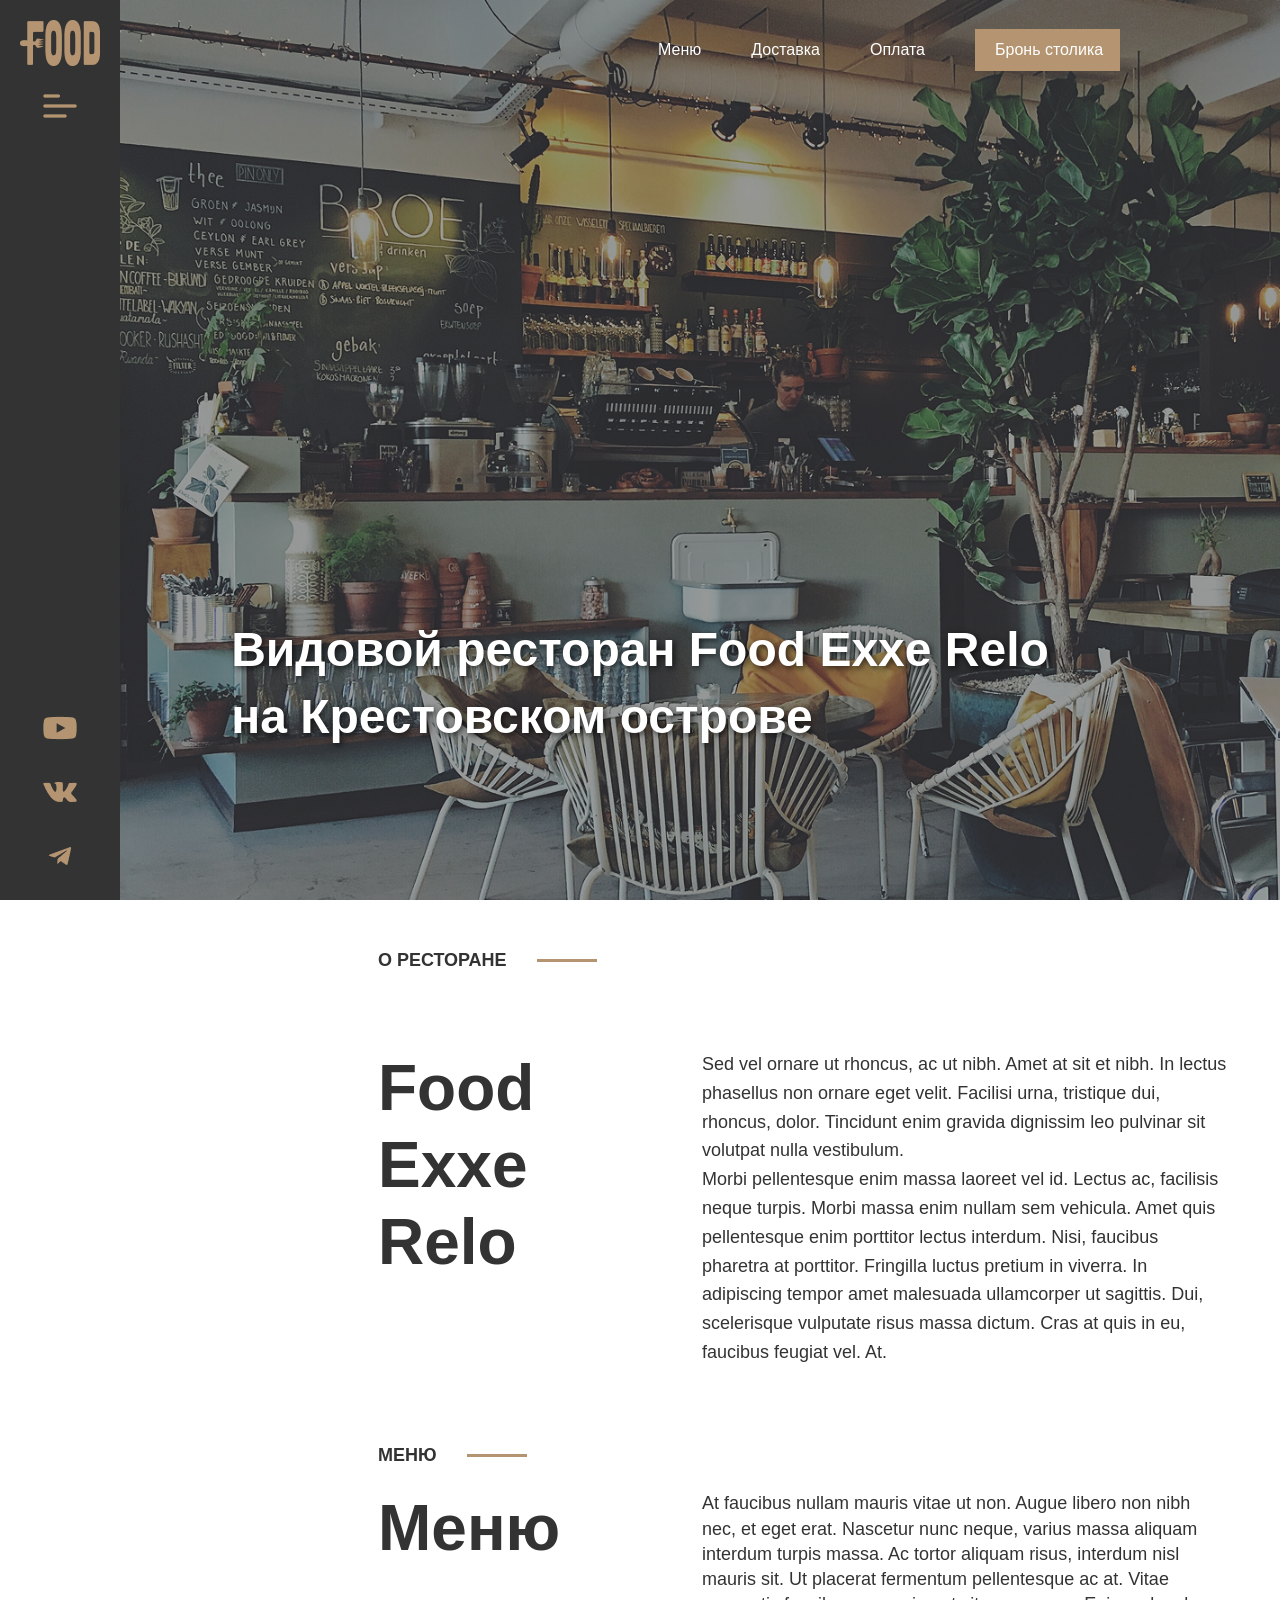
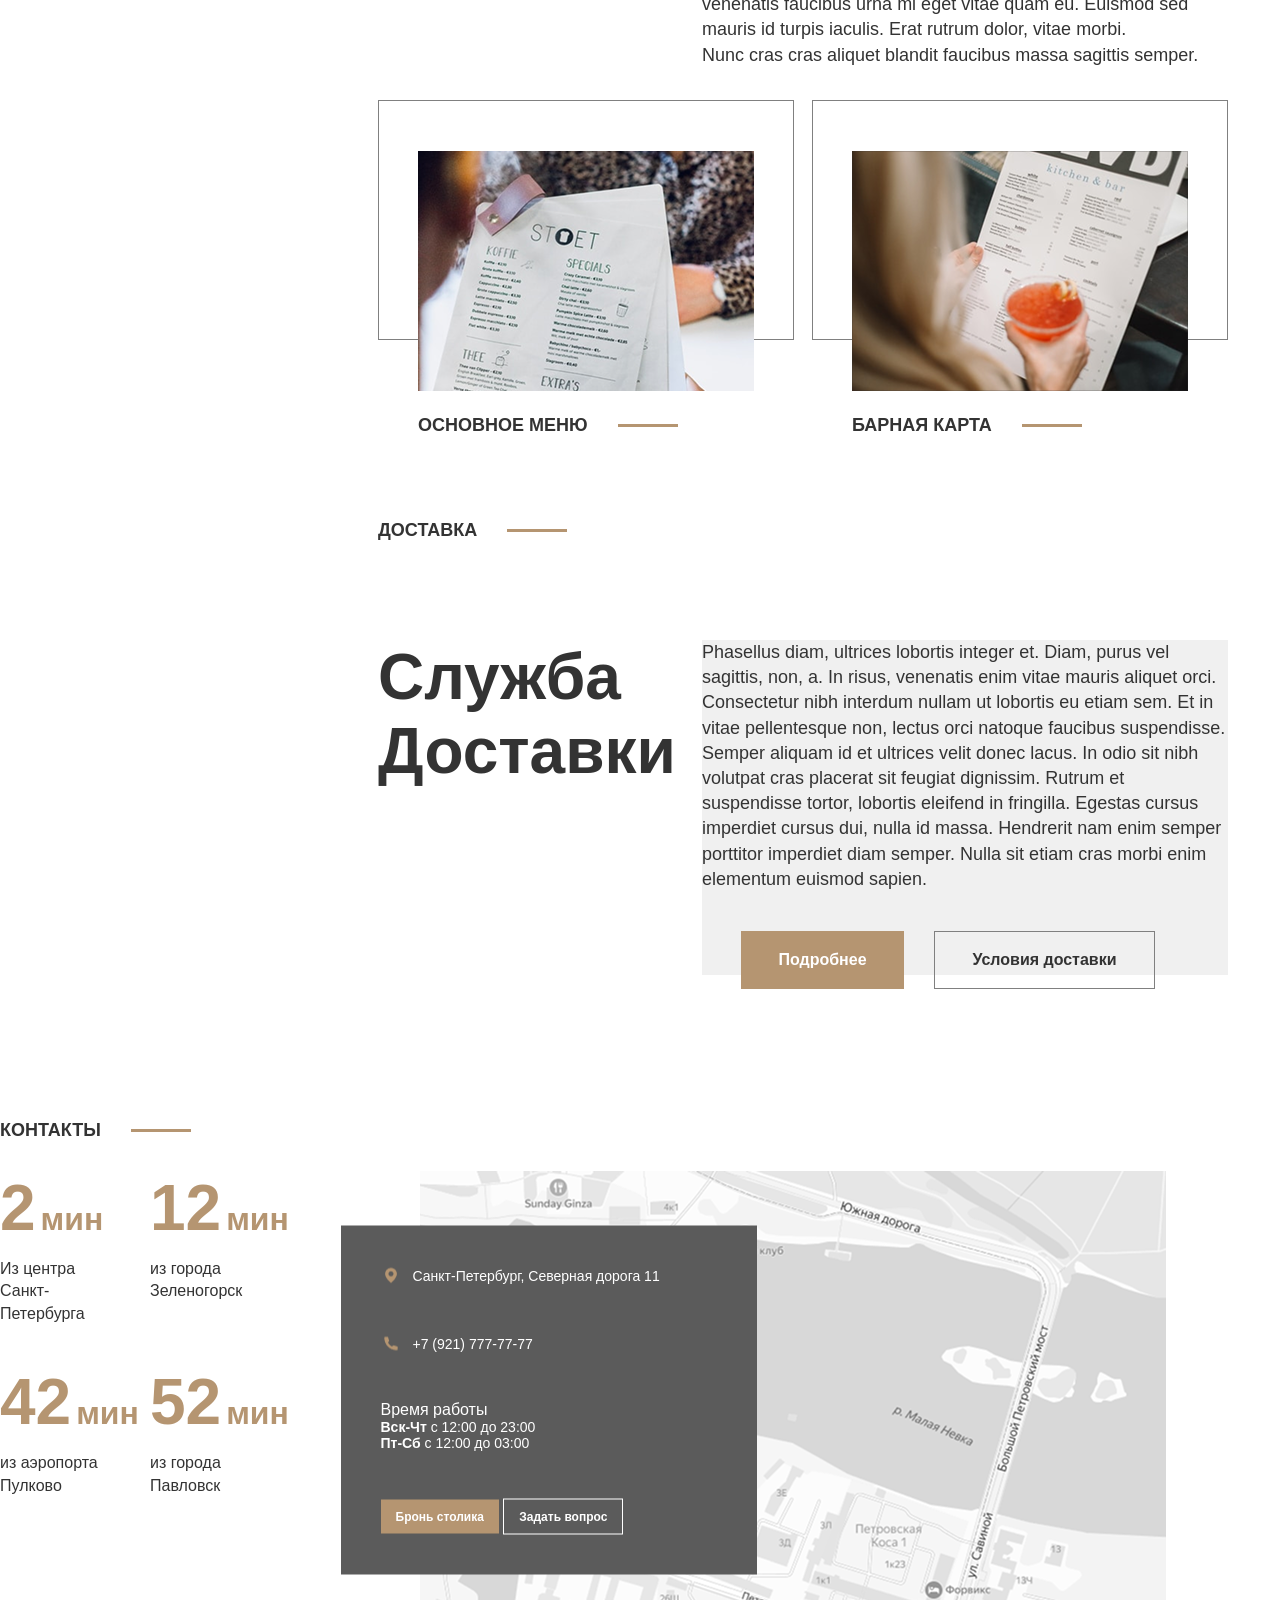
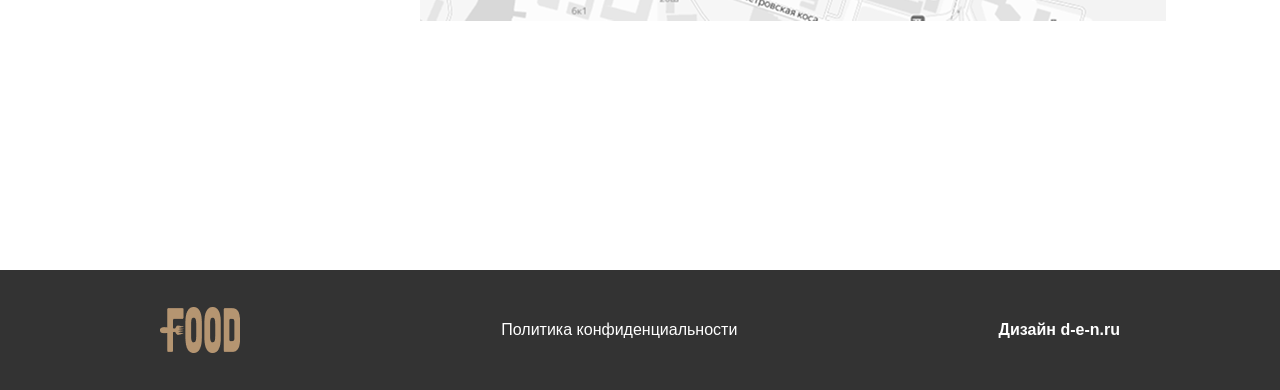
<file: page1/index.html>
<!doctype html>
<html lang="en">
  <head>
    <meta charset="UTF-8" />
    <meta name="viewport" content="width=device-width, initial-scale=1.0" />
    <title>third</title>
    <link rel="stylesheet" href="../page1/style.css" />
    <link rel="stylesheet" href="../font/stylesheet.css" />
    <style>
    </style>
  </head>
  <body>
    <div class="sidebar">
      <div class="sidebar_top">
        <img src="../img/logo.png" alt="" />
        <img src="../img/gg_menu-left.png" alt="" />
      </div>
      <div class="sidebar_bottom">
        <a href="">
          <img src="../img/youtube.png" alt="" />
        </a>

        <a href="">
          <img src="../img/vk.png" alt="" />
        </a>

        <a href="">
          <img src="../img/telegram.png" alt="" />
        </a>
      </div>
    </div>

    <section class="section_1">
      <div class="section_1-container">
        <header class="header">
          <nav class="header_nav">
            <ul>
              <li><a href="">Меню</a></li>
              <li><a href="../page2/page2.html">Доставка</a></li>
              <li><a href="../page3/page3.html">Оплата</a></li>
              <li><button>Бронь столика</button></li>
            </ul>
          </nav>
        </header>
        <div class="section_1-content">
        <h1 style="text-shadow: 2px 2px 6px rgba(0, 0, 0, 0.7);">
  Видовой ресторан Food Exxe Relo <span>на Крестовском острове</span>
        </h1>
        </div>
      </div>
    </section>

    <section class="section_2">
      <div class="section_2-container">
        <h2>О РЕСТОРАНЕ<span></span></h2>
        <div class="section_2-content">
          <h3>
            <span>Food</span>
            <span>Exxe</span>
            <span>Relo</span>
          </h3>
          <div class="section_2-text">
            <p>
              Sed vel ornare ut rhoncus, ac ut nibh. Amet at sit et nibh. In
              lectus phasellus non ornare eget velit. Facilisi urna, tristique
              dui, rhoncus, dolor. Tincidunt enim gravida dignissim leo pulvinar
              sit volutpat nulla vestibulum.
            </p>
            <p>
              Morbi pellentesque enim massa laoreet vel id. Lectus ac, facilisis
              neque turpis. Morbi massa enim nullam sem vehicula. Amet quis
              pellentesque enim porttitor lectus interdum. Nisi, faucibus
              pharetra at porttitor. Fringilla luctus pretium in viverra. In
              adipiscing tempor amet malesuada ullamcorper ut sagittis. Dui,
              scelerisque vulputate risus massa dictum. Cras at quis in eu,
              faucibus feugiat vel. At.
            </p>
          </div>
        </div>
      </div>
    </section>

    <section class="section_3">
      <div class="section_3-container">
        <h2>МЕНЮ<span></span></h2>
        <div class="section_3-content">
          <h3>Меню</h3>
          <div class="section_3-text">
            <p>
              At faucibus nullam mauris vitae ut non. Augue libero non nibh nec,
              et eget erat. Nascetur nunc neque, varius massa aliquam interdum
              turpis massa. Ac tortor aliquam risus, interdum nisl mauris sit.
              Ut placerat fermentum pellentesque ac at. Vitae venenatis faucibus
              urna mi eget vitae quam eu. Euismod sed mauris id turpis iaculis.
              Erat rutrum dolor, vitae morbi.
            </p>
            <p>
              Nunc cras cras aliquet blandit faucibus massa sagittis semper.
            </p>
          </div>
        </div>
        <div class="section_3-cards">
          <div class="menu-card">
            <div class="item-card">
              <img src="../img/Rectangle 40.png" alt="" />
              <h4>ОСНОВНОЕ МЕНЮ<span></span></h4>
            </div>
          </div>
          <div class="menu-card">
            <div class="item-card">
              <img src="../img/Rectangle 42.png" alt="" />
              <h4>БАРНАЯ КАРТА<span></span></h4>
            </div>
          </div>
        </div>
      </div>
    </section>

    <section class="section_4">
      <div class="section_4-container">
        <h2>ДОСТАВКА<span></span></h2>
        <div class="section_4-content">
          <h3>
            <span>Служба</span>
            <span>Доставки</span>
          </h3>
          <div class="section_4-text">
            <p>
              Phasellus diam, ultrices lobortis integer et. Diam, purus vel
              sagittis, non, a. In risus, venenatis enim vitae mauris aliquet
              orci. Consectetur nibh interdum nullam ut lobortis eu etiam sem.
              Et in vitae pellentesque non, lectus orci natoque faucibus
              suspendisse. Semper aliquam id et ultrices velit donec lacus. In
              odio sit nibh volutpat cras placerat sit feugiat dignissim. Rutrum
              et suspendisse tortor, lobortis eleifend in fringilla. Egestas
              cursus imperdiet cursus dui, nulla id massa. Hendrerit nam enim
              semper porttitor imperdiet diam semper. Nulla sit etiam cras morbi
              enim elementum euismod sapien.
            </p>
            <div class="delivery_buttons">
              <button class="btn-more">Подробнее</button>
              <button class="btn-terms">Условия доставки</button>
            </div>
          </div>
        </div>
      </div>
    </section>

    <section class="section_5">
      <div class="section_5-container">
        <h2>КОНТАКТЫ<span></span></h2>
        <div class="section_5-content">
          <div class="section_5-time">
            <div class="time-box">
              <h3>2<span>мин</span></h3>
              <p>Из центра <br />Санкт-Петербурга</p>
            </div>
            <div class="time-box">
              <h3>12<span>мин</span></h3>
              <p>из города <br />Зеленогорск</p>
            </div>
            <div class="time-box">
              <h3>42<span>мин</span></h3>
              <p>из аэропорта <br />Пулково</p>
            </div>
            <div class="time-box">
              <h3>52<span>мин</span></h3>
              <p>из города <br />Павловск</p>
            </div>
          </div>
          <div class="section_5-map">
            <img src="../img/Rectangle 43.png" alt="" class="map-img" />
            <div class="map-info">
              <p class="info-contact">
                <img src="../img/ci_location.png" alt="" />
                <span>Санкт-Петербург, Северная дорога 11 </span>
              </p>
              <p class="info-contact">
                <img src="../img/ci_phone.png" alt="" />
                <span>+7 (921) 777-77-77</span>
              </p>
              <div class="work-time">
                <h4>Время работы</h4>
                <p><strong>Вск-Чт</strong> с 12:00 до 23:00</p>
                <p><strong>Пт-Сб</strong> с 12:00 до 03:00</p>
              </div>

              <div class="map-buttons">
                <button class="btn-map-desk">Бронь столика</button>
                <button class="btn-map-ask">Задать вопрос</button>
              </div>
            </div>
          </div>
        </div>
      </div>
    </section>

    <footer>
      <section class="footer-container">
        <img src="../img/logo.png" alt="" />
        <p class="footer-p1">Политика конфиденциальности</p>
        <p class="footer-p2">Дизайн d-e-n.ru</p>
      </section>
    </footer>
  </body>
</html>
</file>
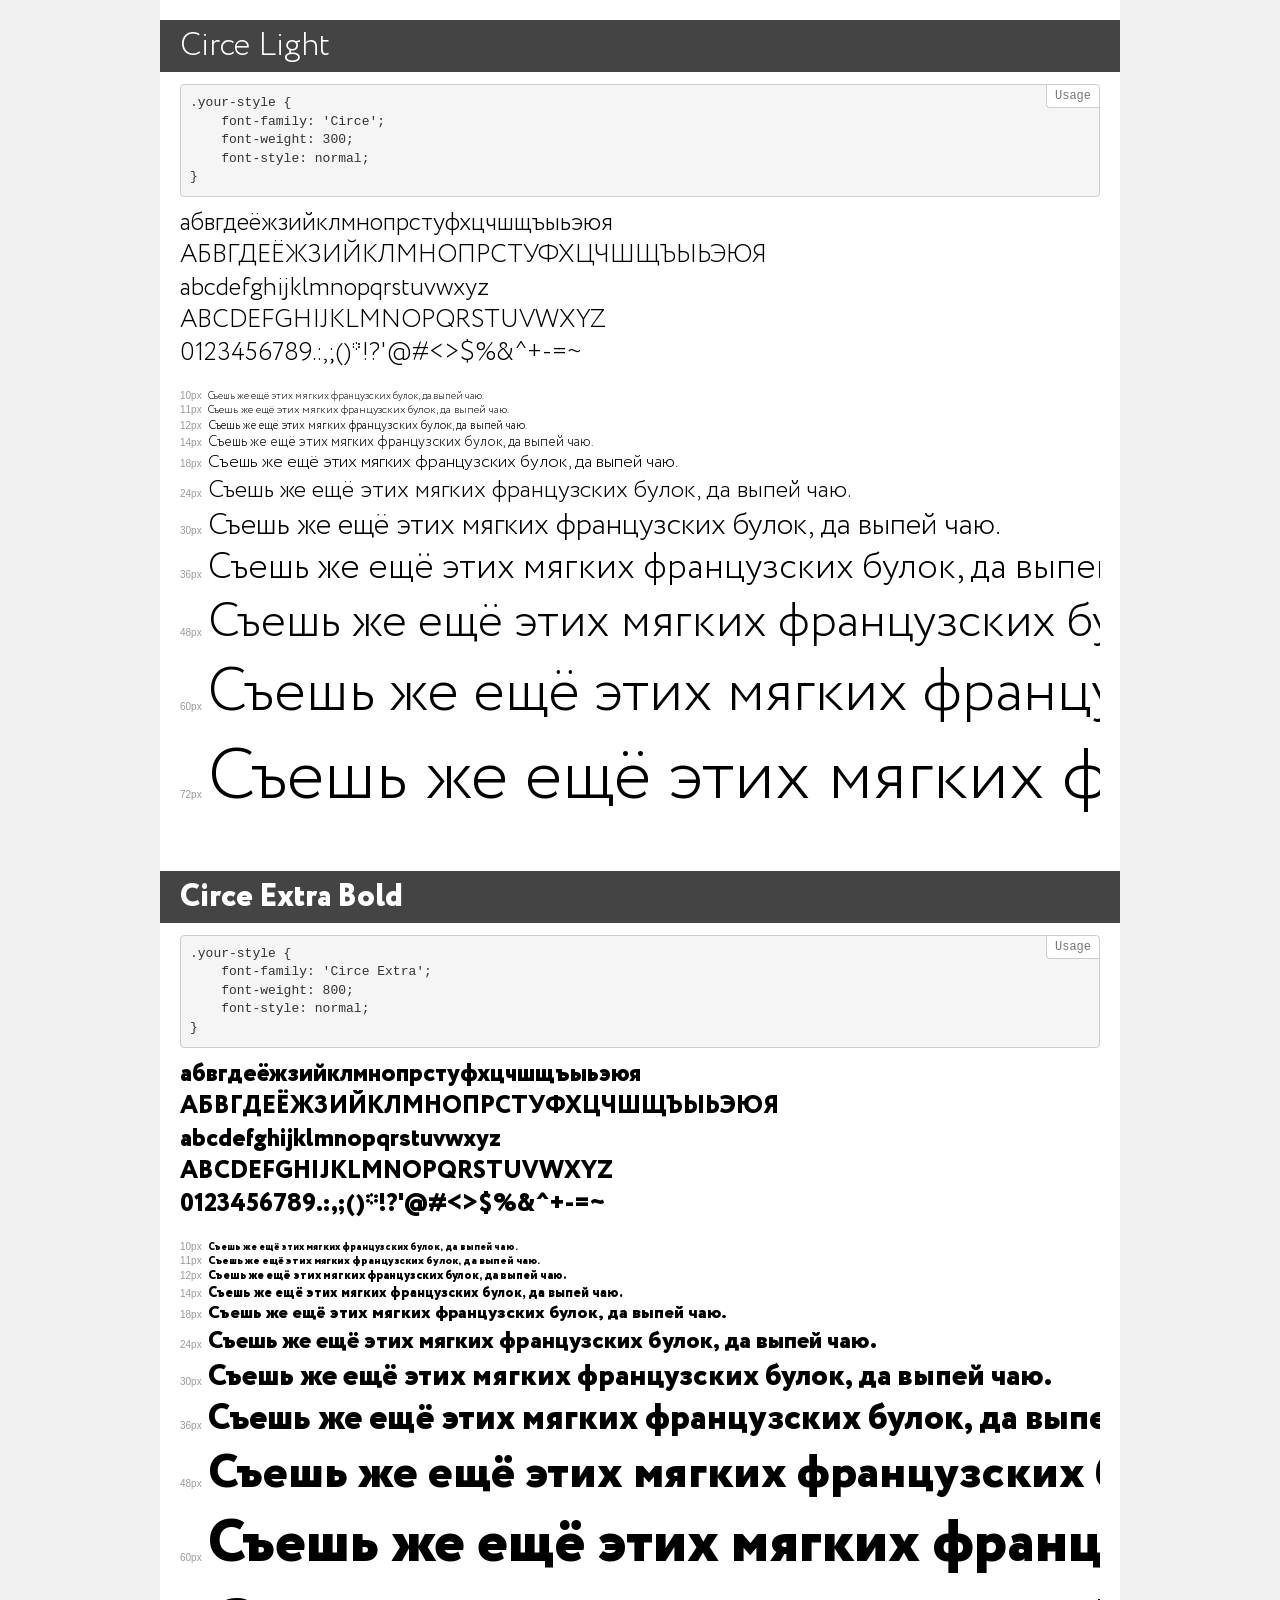
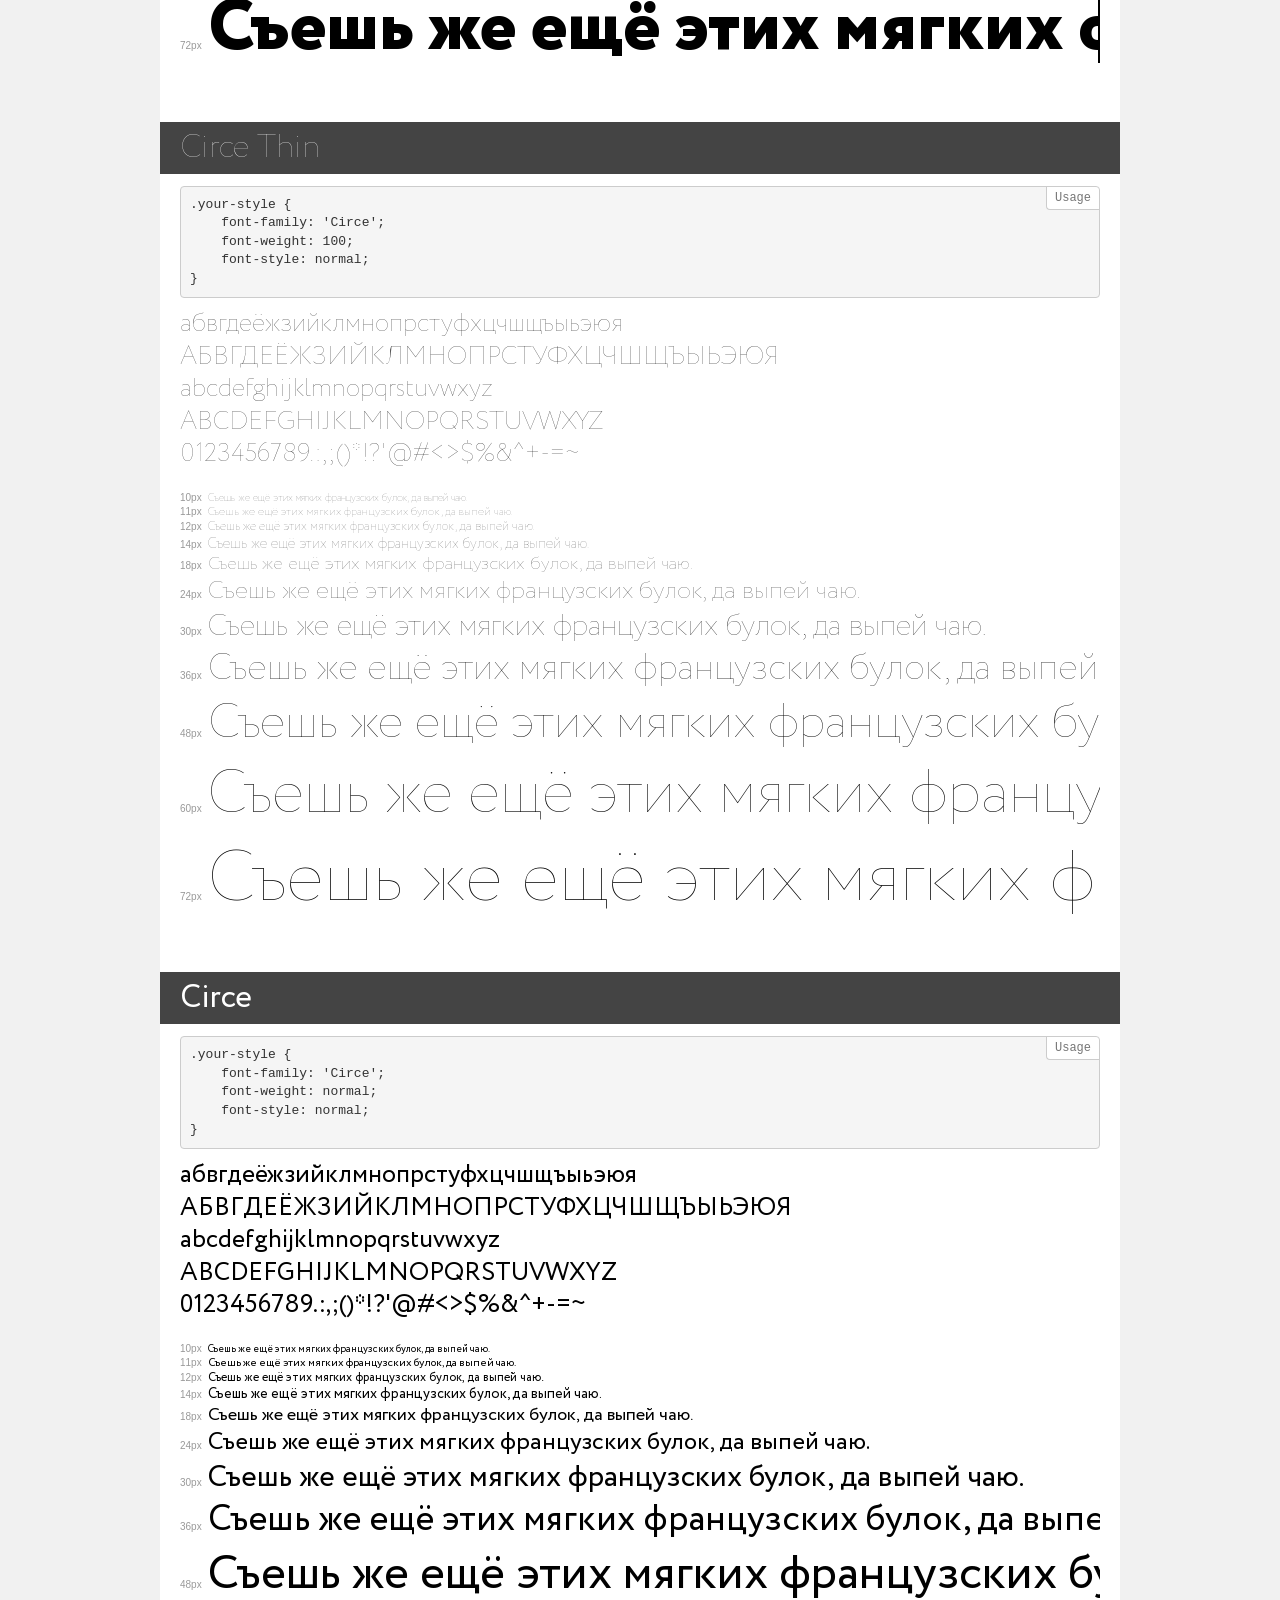
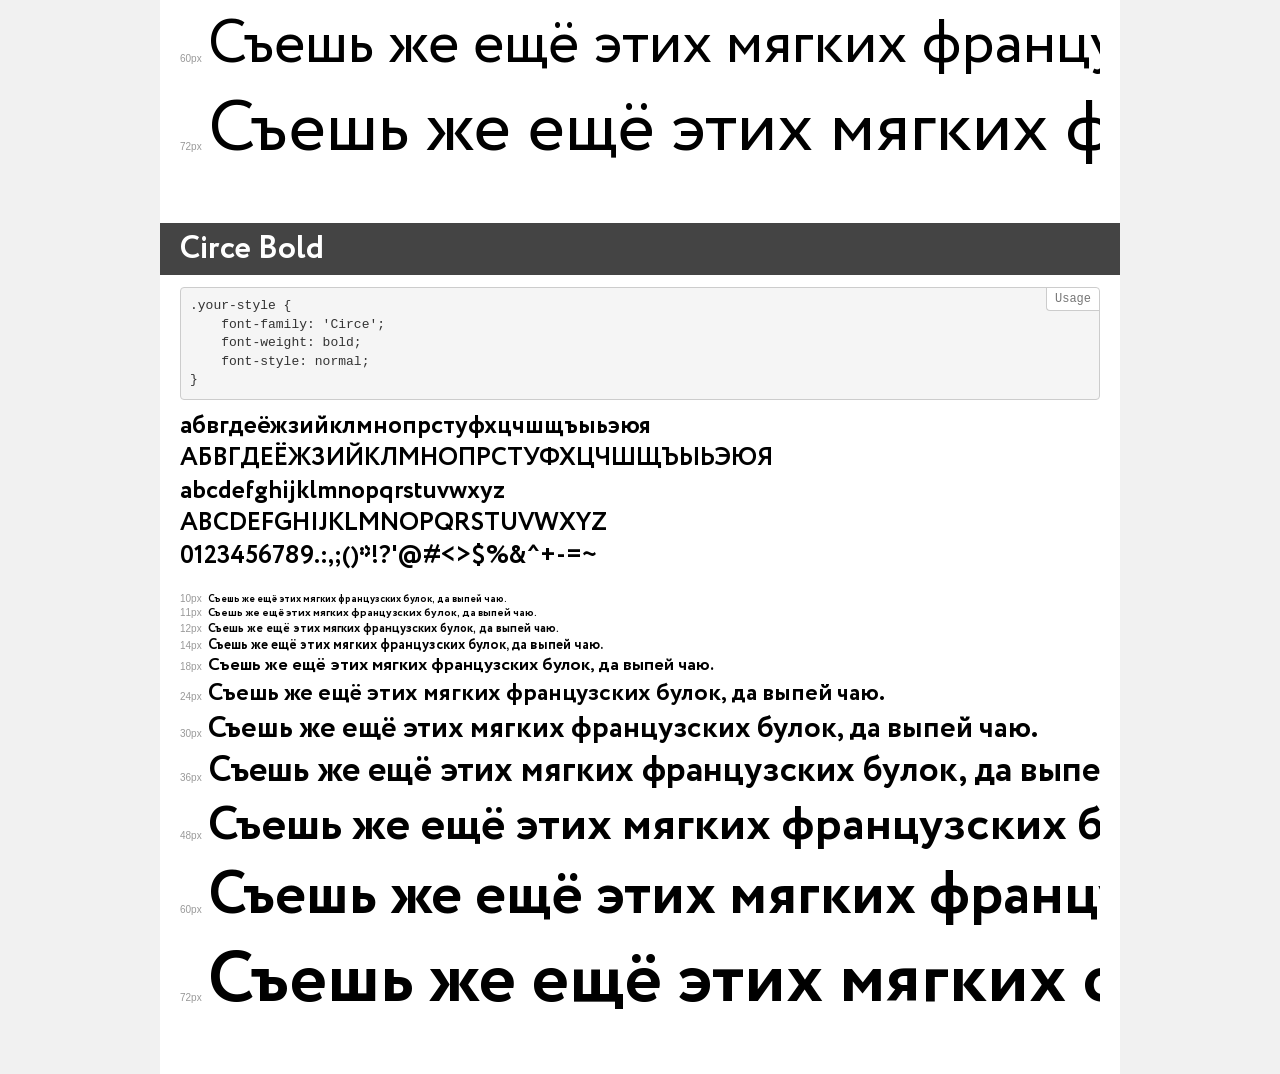
<file: font/demo.html>
<!DOCTYPE html>
<html>
<head>
    <meta charset="utf-8">
    <meta http-equiv="X-UA-Compatible" content="IE=edge">
    <meta name="viewport" content="width=device-width, initial-scale=1">
    <meta name="robots" content="noindex, noarchive">
    <meta name="format-detection" content="telephone=no">
    <title>Transfonter demo</title>
    <link href="stylesheet.css" rel="stylesheet">
    <style>
        /*
        http://meyerweb.com/eric/tools/css/reset/
        v2.0 | 20110126
        License: none (public domain)
        */
        html, body, div, span, applet, object, iframe,
        h1, h2, h3, h4, h5, h6, p, blockquote, pre,
        a, abbr, acronym, address, big, cite, code,
        del, dfn, em, img, ins, kbd, q, s, samp,
        small, strike, strong, sub, sup, tt, var,
        b, u, i, center,
        dl, dt, dd, ol, ul, li,
        fieldset, form, label, legend,
        table, caption, tbody, tfoot, thead, tr, th, td,
        article, aside, canvas, details, embed,
        figure, figcaption, footer, header, hgroup,
        menu, nav, output, ruby, section, summary,
        time, mark, audio, video {
            margin: 0;
            padding: 0;
            border: 0;
            font-size: 100%;
            font: inherit;
            vertical-align: baseline;
        }
        /* HTML5 display-role reset for older browsers */
        article, aside, details, figcaption, figure,
        footer, header, hgroup, menu, nav, section {
            display: block;
        }
        body {
            line-height: 1;
        }
        ol, ul {
            list-style: none;
        }
        blockquote, q {
            quotes: none;
        }
        blockquote:before, blockquote:after,
        q:before, q:after {
            content: '';
            content: none;
        }
        table {
            border-collapse: collapse;
            border-spacing: 0;
        }
        /* common styles */
        body {
            background: #f1f1f1;
            color: #000;
        }
        .page {
            background: #fff;
            width: 920px;
            margin: 0 auto;
            padding: 20px 20px 0 20px;
            overflow: hidden;
        }
        .font-container {
            overflow-x: auto;
            overflow-y: hidden;
            margin-bottom: 40px;
            line-height: 1.3;
            white-space: nowrap;
            padding-bottom: 5px;
        }
        h1 {
            position: relative;
            background: #444;
            font-size: 32px;
            color: #fff;
            padding: 10px 20px;
            margin: 0 -20px 12px -20px;
        }
        .letters {
            font-size: 25px;
            margin-bottom: 20px;
        }
        .s10:before {
            content: '10px';
        }
        .s11:before {
            content: '11px';
        }
        .s12:before {
            content: '12px';
        }
        .s14:before {
            content: '14px';
        }
        .s18:before {
            content: '18px';
        }
        .s24:before {
            content: '24px';
        }
        .s30:before {
            content: '30px';
        }
        .s36:before {
            content: '36px';
        }
        .s48:before {
            content: '48px';
        }
        .s60:before {
            content: '60px';
        }
        .s72:before {
            content: '72px';
        }
        .s10:before, .s11:before, .s12:before, .s14:before,
        .s18:before, .s24:before, .s30:before, .s36:before,
        .s48:before, .s60:before, .s72:before {
            font-family: Arial, sans-serif;
            font-size: 10px;
            font-weight: normal;
            font-style: normal;
            color: #999;
            padding-right: 6px;
        }
        pre {
            display: block;
            position: relative;
            padding: 9px;
            margin: 0 0 10px;
            font-family: Monaco, Menlo, Consolas, "Courier New", monospace !important;
            font-size: 13px;
            line-height: 1.428571429;
            color: #333;
            font-weight: normal !important;
            font-style: normal !important;
            background-color: #f5f5f5;
            border: 1px solid #ccc;
            overflow-x: auto;
            border-radius: 4px;
        }
        pre:after {
            display: block;
            position: absolute;
            right: 0;
            top: 0;
            content: 'Usage';
            line-height: 1;
            padding: 5px 8px;
            font-size: 12px;
            color: #767676;
            background-color: #fff;
            border: 1px solid #ccc;
            border-right: none;
            border-top: none;
            border-radius: 0 4px 0 4px;
            z-index: 10;
        }
        /* responsive */
        @media (max-width: 959px) {
            .page {
                width: auto;
                margin: 0;
            }
        }
    </style>
</head>
<body>
<div class="page">
    <div class="demo" style="font-family: 'Circe'; font-weight: 300; font-style: normal;">
        <h1>Circe Light</h1>
        <pre>.your-style {
    font-family: 'Circe';
    font-weight: 300;
    font-style: normal;
}</pre>
        <div class="font-container">
            <p class="letters">
                абвгдеёжзийклмнопрстуфхцчшщъыьэюя<br>
АБВГДЕЁЖЗИЙКЛМНОПРСТУФХЦЧШЩЪЫЬЭЮЯ<br>
abcdefghijklmnopqrstuvwxyz<br>
ABCDEFGHIJKLMNOPQRSTUVWXYZ<br>
                0123456789.:,;()*!?'@#<>$%&^+-=~
            </p>
            <p class="s10" style="font-size: 10px;">Съешь же ещё этих мягких французских булок, да выпей чаю.</p>
            <p class="s11" style="font-size: 11px;">Съешь же ещё этих мягких французских булок, да выпей чаю.</p>
            <p class="s12" style="font-size: 12px;">Съешь же ещё этих мягких французских булок, да выпей чаю.</p>
            <p class="s14" style="font-size: 14px;">Съешь же ещё этих мягких французских булок, да выпей чаю.</p>
            <p class="s18" style="font-size: 18px;">Съешь же ещё этих мягких французских булок, да выпей чаю.</p>
            <p class="s24" style="font-size: 24px;">Съешь же ещё этих мягких французских булок, да выпей чаю.</p>
            <p class="s30" style="font-size: 30px;">Съешь же ещё этих мягких французских булок, да выпей чаю.</p>
            <p class="s36" style="font-size: 36px;">Съешь же ещё этих мягких французских булок, да выпей чаю.</p>
            <p class="s48" style="font-size: 48px;">Съешь же ещё этих мягких французских булок, да выпей чаю.</p>
            <p class="s60" style="font-size: 60px;">Съешь же ещё этих мягких французских булок, да выпей чаю.</p>
            <p class="s72" style="font-size: 72px;">Съешь же ещё этих мягких французских булок, да выпей чаю.</p>
        </div>
    </div>
    <div class="demo" style="font-family: 'Circe Extra'; font-weight: 800; font-style: normal;">
        <h1>Circe Extra Bold</h1>
        <pre>.your-style {
    font-family: 'Circe Extra';
    font-weight: 800;
    font-style: normal;
}</pre>
        <div class="font-container">
            <p class="letters">
                абвгдеёжзийклмнопрстуфхцчшщъыьэюя<br>
АБВГДЕЁЖЗИЙКЛМНОПРСТУФХЦЧШЩЪЫЬЭЮЯ<br>
abcdefghijklmnopqrstuvwxyz<br>
ABCDEFGHIJKLMNOPQRSTUVWXYZ<br>
                0123456789.:,;()*!?'@#<>$%&^+-=~
            </p>
            <p class="s10" style="font-size: 10px;">Съешь же ещё этих мягких французских булок, да выпей чаю.</p>
            <p class="s11" style="font-size: 11px;">Съешь же ещё этих мягких французских булок, да выпей чаю.</p>
            <p class="s12" style="font-size: 12px;">Съешь же ещё этих мягких французских булок, да выпей чаю.</p>
            <p class="s14" style="font-size: 14px;">Съешь же ещё этих мягких французских булок, да выпей чаю.</p>
            <p class="s18" style="font-size: 18px;">Съешь же ещё этих мягких французских булок, да выпей чаю.</p>
            <p class="s24" style="font-size: 24px;">Съешь же ещё этих мягких французских булок, да выпей чаю.</p>
            <p class="s30" style="font-size: 30px;">Съешь же ещё этих мягких французских булок, да выпей чаю.</p>
            <p class="s36" style="font-size: 36px;">Съешь же ещё этих мягких французских булок, да выпей чаю.</p>
            <p class="s48" style="font-size: 48px;">Съешь же ещё этих мягких французских булок, да выпей чаю.</p>
            <p class="s60" style="font-size: 60px;">Съешь же ещё этих мягких французских булок, да выпей чаю.</p>
            <p class="s72" style="font-size: 72px;">Съешь же ещё этих мягких французских булок, да выпей чаю.</p>
        </div>
    </div>
    <div class="demo" style="font-family: 'Circe'; font-weight: 100; font-style: normal;">
        <h1>Circe Thin</h1>
        <pre>.your-style {
    font-family: 'Circe';
    font-weight: 100;
    font-style: normal;
}</pre>
        <div class="font-container">
            <p class="letters">
                абвгдеёжзийклмнопрстуфхцчшщъыьэюя<br>
АБВГДЕЁЖЗИЙКЛМНОПРСТУФХЦЧШЩЪЫЬЭЮЯ<br>
abcdefghijklmnopqrstuvwxyz<br>
ABCDEFGHIJKLMNOPQRSTUVWXYZ<br>
                0123456789.:,;()*!?'@#<>$%&^+-=~
            </p>
            <p class="s10" style="font-size: 10px;">Съешь же ещё этих мягких французских булок, да выпей чаю.</p>
            <p class="s11" style="font-size: 11px;">Съешь же ещё этих мягких французских булок, да выпей чаю.</p>
            <p class="s12" style="font-size: 12px;">Съешь же ещё этих мягких французских булок, да выпей чаю.</p>
            <p class="s14" style="font-size: 14px;">Съешь же ещё этих мягких французских булок, да выпей чаю.</p>
            <p class="s18" style="font-size: 18px;">Съешь же ещё этих мягких французских булок, да выпей чаю.</p>
            <p class="s24" style="font-size: 24px;">Съешь же ещё этих мягких французских булок, да выпей чаю.</p>
            <p class="s30" style="font-size: 30px;">Съешь же ещё этих мягких французских булок, да выпей чаю.</p>
            <p class="s36" style="font-size: 36px;">Съешь же ещё этих мягких французских булок, да выпей чаю.</p>
            <p class="s48" style="font-size: 48px;">Съешь же ещё этих мягких французских булок, да выпей чаю.</p>
            <p class="s60" style="font-size: 60px;">Съешь же ещё этих мягких французских булок, да выпей чаю.</p>
            <p class="s72" style="font-size: 72px;">Съешь же ещё этих мягких французских булок, да выпей чаю.</p>
        </div>
    </div>
    <div class="demo" style="font-family: 'Circe'; font-weight: normal; font-style: normal;">
        <h1>Circe</h1>
        <pre>.your-style {
    font-family: 'Circe';
    font-weight: normal;
    font-style: normal;
}</pre>
        <div class="font-container">
            <p class="letters">
                абвгдеёжзийклмнопрстуфхцчшщъыьэюя<br>
АБВГДЕЁЖЗИЙКЛМНОПРСТУФХЦЧШЩЪЫЬЭЮЯ<br>
abcdefghijklmnopqrstuvwxyz<br>
ABCDEFGHIJKLMNOPQRSTUVWXYZ<br>
                0123456789.:,;()*!?'@#<>$%&^+-=~
            </p>
            <p class="s10" style="font-size: 10px;">Съешь же ещё этих мягких французских булок, да выпей чаю.</p>
            <p class="s11" style="font-size: 11px;">Съешь же ещё этих мягких французских булок, да выпей чаю.</p>
            <p class="s12" style="font-size: 12px;">Съешь же ещё этих мягких французских булок, да выпей чаю.</p>
            <p class="s14" style="font-size: 14px;">Съешь же ещё этих мягких французских булок, да выпей чаю.</p>
            <p class="s18" style="font-size: 18px;">Съешь же ещё этих мягких французских булок, да выпей чаю.</p>
            <p class="s24" style="font-size: 24px;">Съешь же ещё этих мягких французских булок, да выпей чаю.</p>
            <p class="s30" style="font-size: 30px;">Съешь же ещё этих мягких французских булок, да выпей чаю.</p>
            <p class="s36" style="font-size: 36px;">Съешь же ещё этих мягких французских булок, да выпей чаю.</p>
            <p class="s48" style="font-size: 48px;">Съешь же ещё этих мягких французских булок, да выпей чаю.</p>
            <p class="s60" style="font-size: 60px;">Съешь же ещё этих мягких французских булок, да выпей чаю.</p>
            <p class="s72" style="font-size: 72px;">Съешь же ещё этих мягких французских булок, да выпей чаю.</p>
        </div>
    </div>
    <div class="demo" style="font-family: 'Circe'; font-weight: bold; font-style: normal;">
        <h1>Circe Bold</h1>
        <pre>.your-style {
    font-family: 'Circe';
    font-weight: bold;
    font-style: normal;
}</pre>
        <div class="font-container">
            <p class="letters">
                абвгдеёжзийклмнопрстуфхцчшщъыьэюя<br>
АБВГДЕЁЖЗИЙКЛМНОПРСТУФХЦЧШЩЪЫЬЭЮЯ<br>
abcdefghijklmnopqrstuvwxyz<br>
ABCDEFGHIJKLMNOPQRSTUVWXYZ<br>
                0123456789.:,;()*!?'@#<>$%&^+-=~
            </p>
            <p class="s10" style="font-size: 10px;">Съешь же ещё этих мягких французских булок, да выпей чаю.</p>
            <p class="s11" style="font-size: 11px;">Съешь же ещё этих мягких французских булок, да выпей чаю.</p>
            <p class="s12" style="font-size: 12px;">Съешь же ещё этих мягких французских булок, да выпей чаю.</p>
            <p class="s14" style="font-size: 14px;">Съешь же ещё этих мягких французских булок, да выпей чаю.</p>
            <p class="s18" style="font-size: 18px;">Съешь же ещё этих мягких французских булок, да выпей чаю.</p>
            <p class="s24" style="font-size: 24px;">Съешь же ещё этих мягких французских булок, да выпей чаю.</p>
            <p class="s30" style="font-size: 30px;">Съешь же ещё этих мягких французских булок, да выпей чаю.</p>
            <p class="s36" style="font-size: 36px;">Съешь же ещё этих мягких французских булок, да выпей чаю.</p>
            <p class="s48" style="font-size: 48px;">Съешь же ещё этих мягких французских булок, да выпей чаю.</p>
            <p class="s60" style="font-size: 60px;">Съешь же ещё этих мягких французских булок, да выпей чаю.</p>
            <p class="s72" style="font-size: 72px;">Съешь же ещё этих мягких французских булок, да выпей чаю.</p>
        </div>
    </div>
</div>
</body>
</html>
</file>
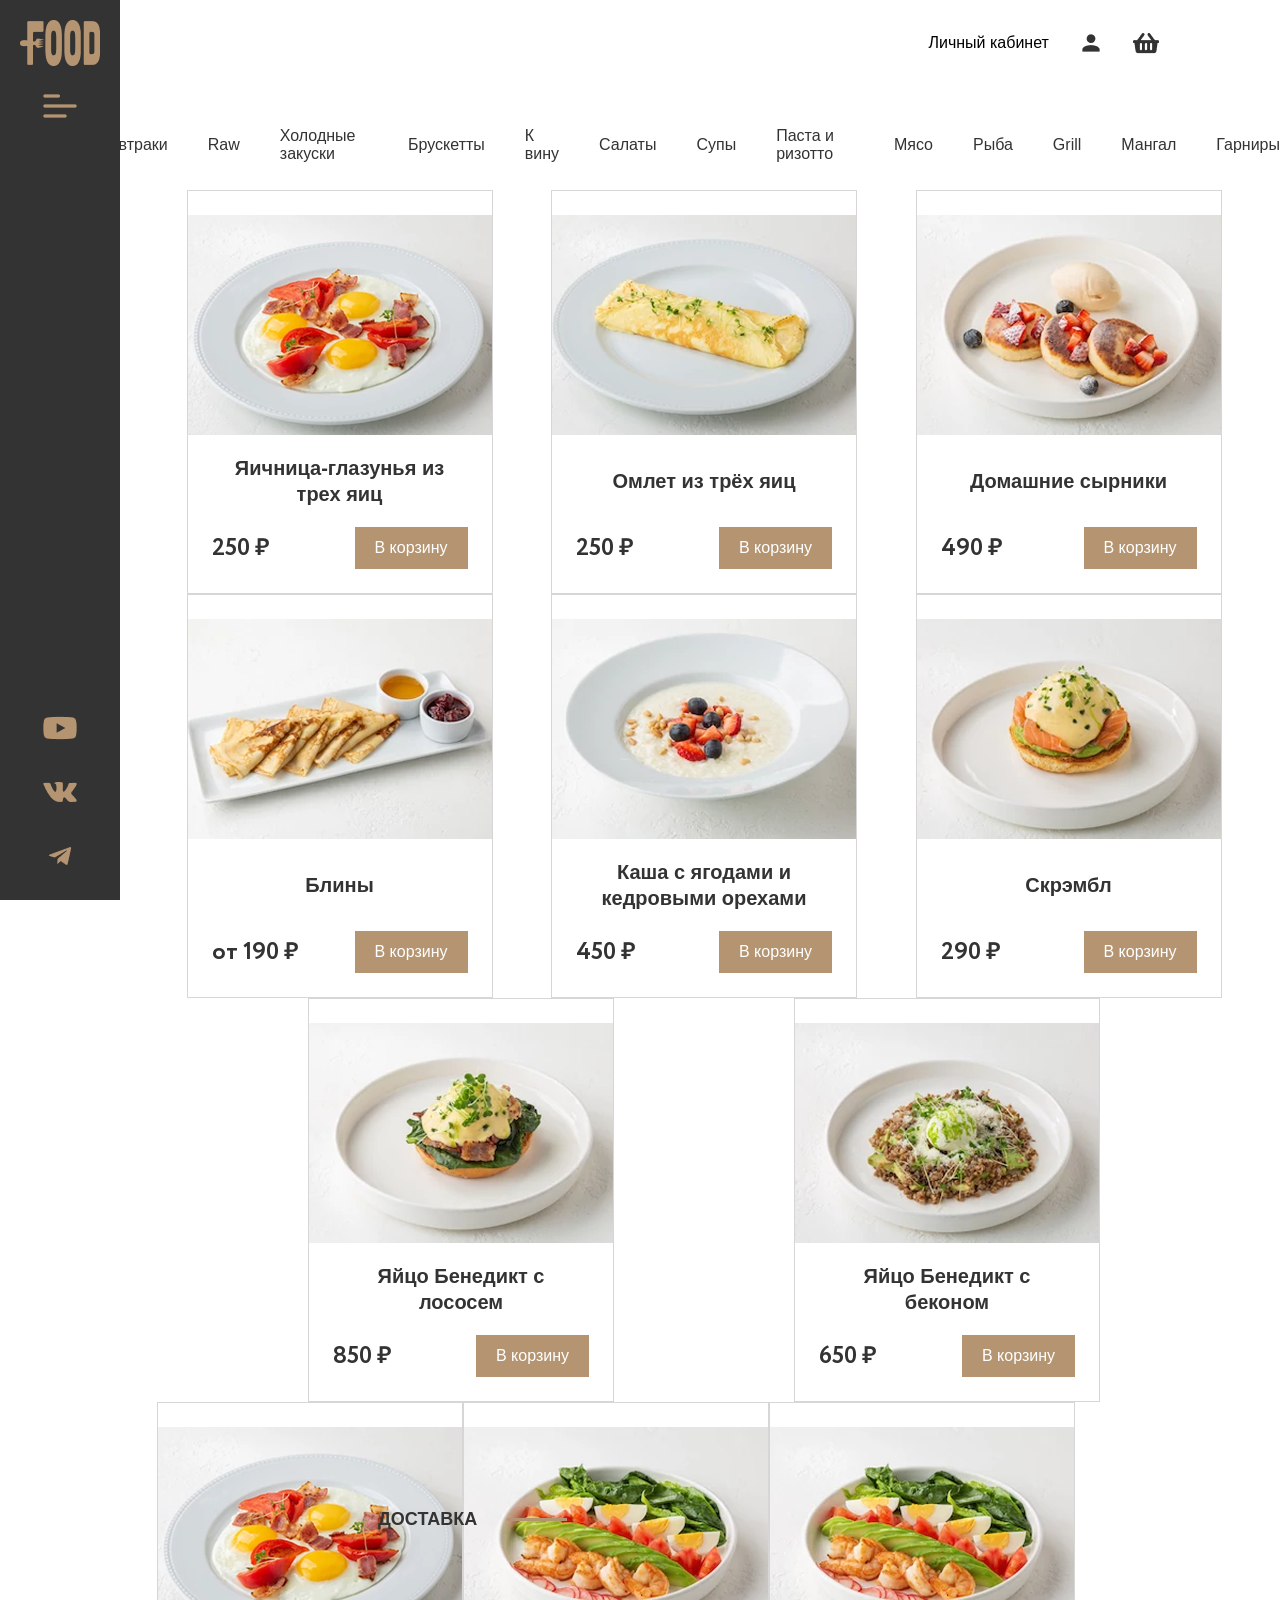
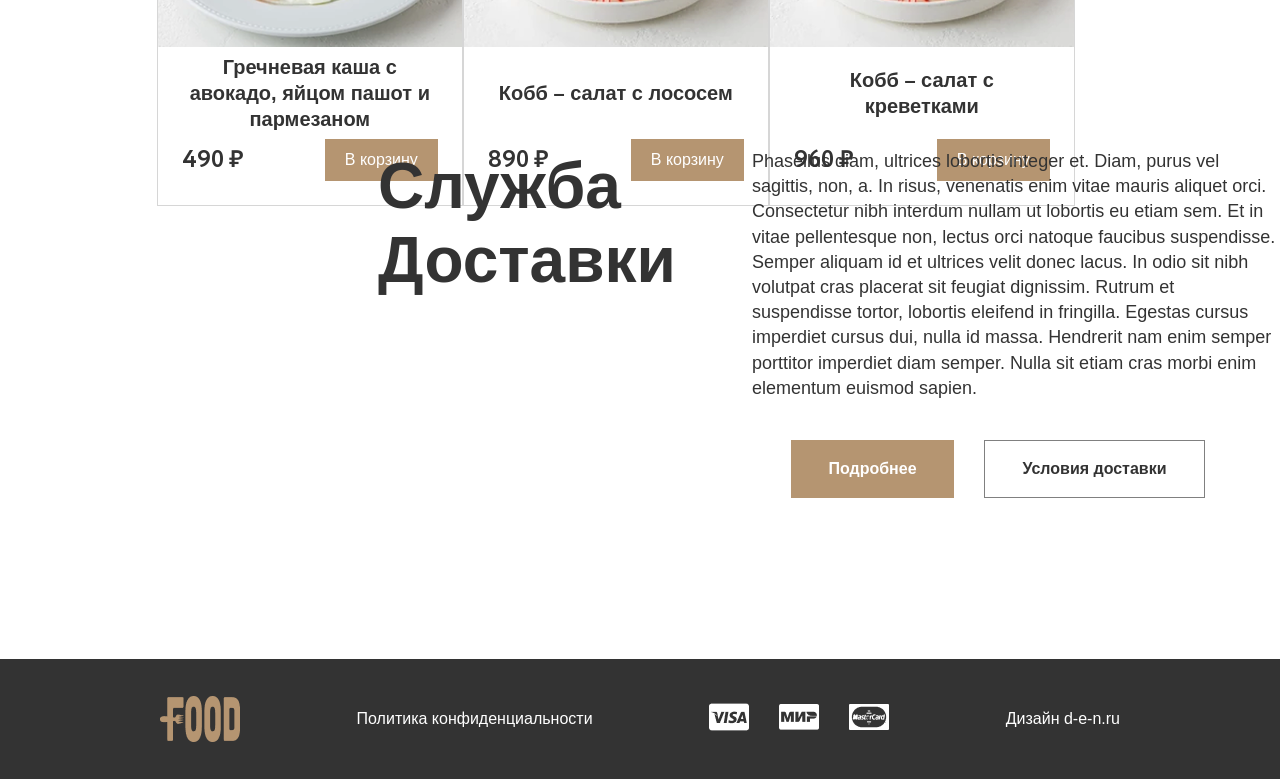
<file: page2/page2.html>
<!doctype html>
<html lang="en">
  <head>
    <meta charset="UTF-8" />
    <meta name="viewport" content="width=device-width, initial-scale=1.0" />
    <title>menu</title>
    <link rel="stylesheet" href="style.css" />
    <link rel="stylesheet" href="../font/stylesheet.css" />
    <style>
    </style>
  </head>
  <body>
    <div class="sidebar">
      <div class="sidebar_top">
        <img src="../img/logo.png" alt="" />
        <img src="../img/gg_menu-left.png" alt="" />
      </div>
      <div class="sidebar_bottom">
        <a href="">
          <img src="../img/youtube.png" alt="" />
        </a>

        <a href="">
          <img src="../img/vk.png" alt="" />
        </a>

        <a href="">
          <img src="../img/telegram.png" alt="" />
        </a>
      </div>
    </div>

    <section class="section_1-menu">
      <div class="section_1-menu_container">
        <div class="menu-container_header">
          <div>
            <p>Личный кабинет</p>
            <img src="../img-menu/mdi_account.png" alt="" />
            <img src="../img-menu/fa-solid_shopping-basket.png" alt="" />
          </div>
        </div>
      </div>
    </section>

    <section class="menu_container-nav">
      <ul>
        <li><a href="../page3/page3.html">Завтраки</a></li>
        <li><a href="#">Raw</a></li>
        <li><a href="#">Холодные закуски</a></li>
        <li><a href="#">Брускетты</a></li>
        <li><a href="#">К вину</a></li>
        <li><a href="#">Салаты</a></li>
        <li><a href="#">Супы</a></li>
        <li><a href="#">Паста и ризотто</a></li>
        <li><a href="#">Мясо</a></li>
        <li><a href="#">Рыба</a></li>
        <li><a href="#">Grill</a></li>
        <li><a href="#">Мангал</a></li>
        <li><a href="#">Гарниры</a></li>
      </ul>
    </section>

    <section class="section_2">
      <div class="section_2_1">
        <div class="section_2-menu">
          <img src="../img-menu/Rectangle 51.png" alt="" />
          <h3>Яичница-глазунья из трех яиц</h3>
          <div class="menu_button">
            <p>250 ₽</p>
            <button class="button_in">В корзину</button>
          </div>
        </div>
        <div class="section_2-menu">
          <img src="../img-menu/Rectangle 52.png" alt="" />
          <h3>Омлет из трёх яиц</h3>
          <div class="menu_button">
            <p>250 ₽</p>
            <button class="button_in">В корзину</button>
          </div>
        </div>

        <div class="section_2-menu">
          <img src="../img-menu/Rectangle 53.png" alt="" />
          <h3>Домашние сырники</h3>
          <div class="menu_button">
            <p>490 ₽</p>
            <button class="button_in">В корзину</button>
          </div>
        </div>

        <div class="section_2-menu">
          <img src="../img-menu/Rectangle 54.png" alt="" />
          <h3>Блины</h3>
          <div class="menu_button">
            <p>от 190 ₽</p>
            <button class="button_in">В корзину</button>
          </div>
        </div>

        <div class="section_2-menu">
          <img src="../img-menu/Rectangle 55.png" alt="" />
          <h3>Каша c ягодами и кедровыми орехами</h3>
          <div class="menu_button">
            <p>450 ₽</p>
            <button class="button_in">В корзину</button>
          </div>
        </div>

        <div class="section_2-menu">
          <img src="../img-menu/Rectangle 56.png" alt="" />
          <h3>Скрэмбл</h3>
          <div class="menu_button">
            <p>290 ₽</p>
            <button class="button_in">В корзину</button>
          </div>
        </div>

        <div class="section_2-menu">
          <img src="../img-menu/Rectangle 57.png" alt="" />
          <h3>Яйцо Бенедикт с лососем</h3>
          <div class="menu_button">
            <p>850 ₽</p>
            <button class="button_in">В корзину</button>
          </div>
        </div>

        <div class="section_2-menu">
          <img src="../img-menu/Rectangle 58.png" alt="" />
          <h3>Яйцо Бенедикт с беконом</h3>
          <div class="menu_button">
            <p>650 ₽</p>
            <button class="button_in">В корзину</button>
          </div>
        </div>

        <div class="menu_menu">
          <div class="menu_menu_2">
            <div class="section_2-menu">
              <img src="../img-menu/Rectangle 59.png" alt="" />
              <h3>Гречневая каша с авокадо, яйцом пашот и пармезаном</h3>
              <div class="menu_button">
                <p>490 ₽</p>
                <button class="button_in">В корзину</button>
              </div>
            </div>

            <div class="section_2-menu">
              <img src="../img-menu/Rectangle 60.png" alt="" />
              <h3>Кобб – салат с лососем</h3>
              <div class="menu_button">
                <p>890 ₽</p>
                <button class="button_in">В корзину</button>
              </div>
            </div>

            <div class="section_2-menu">
              <img src="../img-menu/Rectangle 61.png" alt="" />
              <h3>Кобб – салат с креветками</h3>
              <div class="menu_button">
                <p>960 ₽</p>
                <button class="button_in">В корзину</button>
              </div>
            </div>
          </div>
        </div>
      </div>
    </section>

    <section class="section_3">
      <div class="section_3-container">
        <h2>ДОСТАВКА<span></span></h2>
        <div class="section_3-content">
          <h3>
            <span>Служба</span>
            <span>Доставки</span>
          </h3>
          <div class="section_3-text">
            <p>
              Phasellus diam, ultrices lobortis integer et. Diam, purus vel
              sagittis, non, a. In risus, venenatis enim vitae mauris aliquet
              orci. Consectetur nibh interdum nullam ut lobortis eu etiam sem.
              Et in vitae pellentesque non, lectus orci natoque faucibus
              suspendisse. Semper aliquam id et ultrices velit donec lacus. In
              odio sit nibh volutpat cras placerat sit feugiat dignissim. Rutrum
              et suspendisse tortor, lobortis eleifend in fringilla. Egestas
              cursus imperdiet cursus dui, nulla id massa. Hendrerit nam enim
              semper porttitor imperdiet diam semper. Nulla sit etiam cras morbi
              enim elementum euismod sapien.
            </p>
            <div class="delivery_buttons">
              <button class="btn-more">Подробнее</button>
              <button class="btn-terms">Условия доставки</button>
            </div>
          </div>
        </div>
      </div>
    </section>

    <fotter class="fotter">
      <div class="fotter_container">
        <img src="../img/logo.png" alt="" />
        <p>Политика конфиденциальности</p>
        <div class="right">
          <div class="right_2">
            <a href="#"
              ><img src="../img-menu/visa-svgrepo-com 1.png" alt=""
            /></a>
            <a href="#"
              ><img src="../img-menu/mir-svgrepo-com 1.png" alt=""
            /></a>
            <a href="#"
              ><img src="../img-menu/mastercard-svgrepo-com 1.png" alt=""
            /></a>
          </div>
        </div>
        <p class="ppp">Дизайн d-e-n.ru</p>
      </div>
    </fotter>
  </body>
</html>
</file>
<file: page1/style.css>
* {
  margin: 0;
  padding: 0;
  box-sizing: border-box;
}
body {
  font-family: "Circe-Regular", sans-serif;
}
.sidebar {
  background-color: #333;
  color: #b59571;
  width: 120px;
  display: flex;
  flex-direction: column;
  justify-content: space-between;
  align-items: center;
  position: fixed;
  padding: 20px;
  top: 0;
  left: 0;
  bottom: 0;
}
.sidebar_top {
  display: flex;
  flex-direction: column;
  gap: 20px;
  align-items: center;
}
.sidebar_bottom {
  display: flex;
  flex-direction: column;
  gap: 20px;
  align-items: center;
}
.section_1 {
  width: 100%;
  height: 900px;
  background-image: url("../img/Rectangle\ 30.png");
  background-size: cover;
  background-repeat: no-repeat;
  display: flex;
  justify-content: center;
}
.section_1-container {
  width: 100%;
  height: 100%;
  display: flex;
  flex-direction: column;
  justify-content: space-between;
}
.section_1-content {
  display: flex;
  justify-content: center;
  padding-bottom: 150px;
}
.section_1-content h1 {
  color: #fff;
  font-size: 48px;
  font-weight: 700;
  text-align: center;
  line-height: 1.4;
}
.section_1-content h1 span {
  display: flex;
}
.header {
  width: 100%;
  height: 100px;
  display: flex;
  justify-content: center;
  align-items: center;
}
.header_nav {
  width: 75%;
  display: flex;
  justify-content: flex-end;
  align-items: center;
}
.header_nav ul {
  display: flex;
  list-style: none;
  justify-content: space-between;
  align-items: center;
  gap: 50px;
}
.header_nav ul li a {
  text-decoration: none;
  color: white;
  font-size: 16px;
  font-weight: 400;
}
.header_nav ul li button {
  width: 145px;
  height: 42px;
  background-color: #b59571;
  color: #fff;
  border: none;
  cursor: pointer;
  padding: 10px 20px;
  gap: 10px;
  font-size: 16px;
  text-align: center;
  white-space: nowrap;
}

.section_2 {
  width: 100%;
  height: 520px;
  background-color: #fff;
  display: flex;
  justify-content: center;
}
.section_2-container {
  width: 80%;
  height: 80%;
  display: flex;
  flex-direction: column;
  justify-content: space-between;
  position: relative;
  align-items: flex-start;
  left: 250px;
}
.section_2-container h2 {
  color: #333;
  height: 120px;
  font-size: 18px;
  font-weight: 700;
  display: flex;
  align-items: center;
  gap: 30px;
}
.section_2-container h2 span {
  width: 60px;
  height: 3px;
  background-color: #b59571;
  display: inline-block;
}
.section_2-content {
  width: 850px;
  display: flex;
  justify-content: space-between;
  align-items: flex-start;
}
.section_2-content h3 {
  color: #333;
  font-size: 64px;
  font-weight: 700;
  width: 250px;
}
.section_2-content h3 span {
  display: flex;
  line-height: 1.2;
}
.section_2-text {
  width: 526px;
  height: 266px;
  display: flex;
  flex-direction: column;
}
.section_2-text p {
  color: #333;
  font-size: 18px;
  font-weight: 400;
  line-height: 1.6;
}

.section_3 {
  width: 100%;
  height: 650px;
  background-color: #fff;
  display: flex;
  justify-content: center;
}
.section_3-container {
  width: 80%;
  height: 80%;
  display: flex;
  flex-direction: column;
  justify-content: space-between;
  position: relative;
  align-items: flex-start;
  left: 250px;
}
.section_3-container h2 {
  color: #333;
  height: 120px;
  font-size: 18px;
  font-weight: 700;
  display: flex;
  align-items: center;
  gap: 30px;
}
.section_3-container h2 span {
  width: 60px;
  height: 3px;
  background-color: #b59571;
  display: inline-block;
}
.section_3-content {
  width: 850px;
  height: 350px;
  display: flex;
  justify-content: space-between;
  align-items: flex-start;
}
.section_3-content h3 {
  color: #333;
  font-size: 64px;
  font-weight: 700;
  width: 250px;
  gap: 30px;
}
.section_3-text {
  width: 526px;
  height: 191px;
  display: flex;
  flex-direction: column;
}
.section_3-text p {
  color: #333;
  font-size: 18px;
  font-weight: 400;
  line-height: 1.4;
}
.section_3-cards {
  width: 850px;
  display: flex;
  justify-content: space-between;
  align-items: center;
}
.menu-card {
  width: 416px;
  height: 240px;
  display: flex;
  flex-direction: column;
  align-items: center;
  justify-content: space-between;
  border: 1px solid gray;
}
.item-card {
  width: 336px;
  height: 240px;
  position: relative;
  top: 50px;
}
.menu-card img {
  width: 100%;
  height: auto;
}
.menu-card h4 {
  color: #333;
  font-size: 18px;
  font-weight: 700;
  display: flex;
  align-items: center;
  height: 60px;
  gap: 30px;
}
.menu-card h4 span {
  width: 60px;
  height: 3px;
  background-color: #b59571;
  display: inline-block;
}

.section_4 {
  width: 100%;
  height: 650px;
  background-color: #fff;
  display: flex;
  justify-content: center;
}
.section_4-container {
  width: 80%;
  height: 80%;
  display: flex;
  flex-direction: column;
  justify-content: space-between;
  position: relative;
  align-items: flex-start;
  left: 250px;
}
.section_4-container h2 {
  color: #333;
  height: 120px;
  font-size: 18px;
  font-weight: 700;
  display: flex;
  align-items: center;
  gap: 30px;
}
.section_4-container h2 span {
  width: 60px;
  height: 3px;
  background-color: #b59571;
  display: inline-block;
}
.section_4-content {
  width: 850px;
  height: 350px;
  display: flex;
  justify-content: space-between;
  align-items: flex-start;
}
.section_4-content h3 {
  color: #333;
  font-size: 64px;
  font-weight: 700;
  width: 250px;
  gap: 30px;
}
.section_4-text {
  width: 526px;
  height: 335px;
  display: flex;
  flex-direction: column;
  background-color: #a38462;
  transition: background-color 0.3s ease; 
  background-color: #f0f0f0;
  transition: background-color 0.3s ease;
}
.section_4-text p {
  color: #333;
  font-size: 18px;
  font-weight: 400;
  line-height: 1.4;
  
}
      .btn-more {
        transition: background-color 0.3s ease, box-shadow 0.3s ease;
      }
      .btn-more:hover {
        background-color: #a38462;
        box-shadow: 0px 4px 10px rgba(0, 0, 0, 0.15);
      }
      .btn-terms {
        transition: background-color 0.3s ease, border-color 0.3s ease, box-shadow 0.3s ease;
      }
      .btn-terms:hover {
        background-color: #f0f0f0;
        border-color: #333;
        box-shadow: 0px 4px 10px rgba(0, 0, 0, 0.15);
      }
      .btn-map-desk {
        transition: background-color 0.3s ease, box-shadow 0.3s ease;
      }
      .btn-map-desk:hover {
        background-color: #a38462;
        box-shadow: 0px 4px 10px rgba(0, 0, 0, 0.15);
      }
      .btn-map-ask {
        transition: background-color 0.3s ease, border-color 0.3s ease, box-shadow 0.3s ease;
      }
      .btn-map-ask:hover {
        background-color: #f0f0f0;
        border-color: #333;
        box-shadow: 0px 4px 10px rgba(0, 0, 0, 0.15);
      }
.delivery_buttons {
  width: 100%;
  height: 17%;
  display: flex;
  justify-content: flex-start;
  gap: 30px;
  padding: 39px;
}
.delivery_buttons button {
  font-size: 16px;
  font-weight: 700;
  line-height: 1.4;
  cursor: pointer;
}
.btn-more {
  width: 163px;
  height: 58px;
  background-color: #b59571;
  color: #fff;
  border: none;
}
.btn-terms {
  width: 221px;
  height: 58px;
  background-color: transparent;
  color: #333;
  border: 0.5px solid gray;
}

.section_5 {
  width: 100%;
  height: 750px;
  background-color: #fff;
  display: flex;
  justify-content: end;
}
.section_5-container {
  width: 1287px;
  display: flex;
  flex-direction: column;
  gap: 30px;
}
.section_5-container h2 {
  color: #333;
  font-size: 18px;
  font-weight: 700;
  display: flex;
  align-items: center;
  gap: 30px;
}
.section_5-container h2 span {
  width: 60px;
  height: 3px;
  background-color: #b59571;
  display: inline-block;
}
.section_5-content {
  width: 950px;
  display: flex;
  justify-content: space-between;
  align-items: flex-start;
}
.section_5-content h3 {
  color: #333;
  font-size: 64px;
  font-weight: 700;
  width: 250px;
  gap: 30px;
}
.section_5-time {
  width: 280px;
  display: flex;
  flex-wrap: wrap;
  justify-content: space-between;
  align-content: space-between;
  gap: 40px 0;
}
.time-box {
  width: 130px;
  display: flex;
  flex-direction: column;
  gap: 8px;
}
.time-box h3 {
  font-size: 64px;
  color: #b59571;
  font-weight: 700;
  display: flex;
  align-items: baseline;
  gap: 5px;
}
.time-box h3 span {
  font-size: 32px;
  font-weight: 700;
  color: #b59571;
  padding-bottom: 12px;
}
.time-box p {
  font-size: 16px;
  font-weight: 400;
  color: #333;
  line-height: 1.4;
}
.section_5-map {
  position: relative;
  width: 530px;
  height: 450px;
}
.map-info {
  position: relative;
  transform: translateY(-50%);
  width: 416px;
  height: 349px;
  background-color: #5b5b5b;
  padding: 40px;
  display: flex;
  flex-direction: column;
  justify-content: space-between;
  gap: 10px;
  bottom: 50%;
  right: 15%;
}
.map-info h4 {
  font-size: 16px;
  color: #fff;
  font-weight: 400;
}
.map-info p {
  font-size: 14px;
  color: #fff;
  font-weight: 400;
}
.info-contact {
  display: flex;
  align-items: center;
  gap: 12px;
  font-size: 12px;
  color: #fff;
}
.info-contact span {
  display: flex;
  align-items: center;
}
.info-contact img {
  width: 20px;
  height: 20px;
  display: block;
}
.btn-map-desk {
  cursor: pointer;
  padding: 10px 15px;
  font-size: 12px;
  font-weight: 600;
  display: inline-block;
  background-color: #b59571;
  color: #fff;
  border: none;
}
.btn-map-ask {
  cursor: pointer;
  padding: 10px 15px;
  font-size: 12px;
  font-weight: 600;
  display: inline-block;
  background-color: transparent;
  color: #fff;
  border: 1px solid #fff;
}

footer {
  width: 100%;
  height: 120px;
  background-color: #333333;
  display: flex;
  justify-content: center;
}

.footer-container {
  width: 75%;
  height: 100%;
  display: flex;
  justify-content: space-between;
  align-items: center;
}
.footer-p1 {
  color: #fff;
  font-weight: 400;
  font-size: 16px;
  line-height: 140%;
}
.footer-p2 {
  font-weight: 700;
  font-size: 16px;
  line-height: 140%;
  color: #fff;
}
</file>
<file: font/stylesheet.css>
@font-face {
    font-family: 'Circe';
    src: url('Circe-Light.eot');
    src: local('Circe Light'), local('Circe-Light'),
        url('Circe-Light.eot?#iefix') format('embedded-opentype'),
        url('Circe-Light.woff2') format('woff2'),
        url('Circe-Light.woff') format('woff'),
        url('Circe-Light.ttf') format('truetype');
    font-weight: 300;
    font-style: normal;
}

@font-face {
    font-family: 'Circe Extra';
    src: url('Circe-ExtraBold.eot');
    src: local('Circe Extra Bold'), local('Circe-ExtraBold'),
        url('Circe-ExtraBold.eot?#iefix') format('embedded-opentype'),
        url('Circe-ExtraBold.woff2') format('woff2'),
        url('Circe-ExtraBold.woff') format('woff'),
        url('Circe-ExtraBold.ttf') format('truetype');
    font-weight: 800;
    font-style: normal;
}

@font-face {
    font-family: 'Circe';
    src: url('Circe-Thin.eot');
    src: local('Circe Thin'), local('Circe-Thin'),
        url('Circe-Thin.eot?#iefix') format('embedded-opentype'),
        url('Circe-Thin.woff2') format('woff2'),
        url('Circe-Thin.woff') format('woff'),
        url('Circe-Thin.ttf') format('truetype');
    font-weight: 100;
    font-style: normal;
}

@font-face {
    font-family: 'Circe';
    src: url('Circe-Regular.eot');
    src: local('Circe'), local('Circe-Regular'),
        url('Circe-Regular.eot?#iefix') format('embedded-opentype'),
        url('Circe-Regular.woff2') format('woff2'),
        url('Circe-Regular.woff') format('woff'),
        url('Circe-Regular.ttf') format('truetype');
    font-weight: normal;
    font-style: normal;
}

@font-face {
    font-family: 'Circe';
    src: url('Circe-Bold.eot');
    src: local('Circe Bold'), local('Circe-Bold'),
        url('Circe-Bold.eot?#iefix') format('embedded-opentype'),
        url('Circe-Bold.woff2') format('woff2'),
        url('Circe-Bold.woff') format('woff'),
        url('Circe-Bold.ttf') format('truetype');
    font-weight: bold;
    font-style: normal;
}
</file>
<file: page2/style.css>
@font-face {
  font-family: "Circe-Bold";
  src: url("../font//Circe-Regular.woff2");
  src: url("..//font/Circe-Bold.ttf");
}
* {
  margin: 0;
  padding: 0;
  box-sizing: border-box;
}
body {
  font-family: "Circe-Regular", sans-serif;
}
.sidebar {
  background-color: #333;
  color: #b59571;
  width: 120px;
  display: flex;
  flex-direction: column;
  justify-content: space-between;
  align-items: center;
  position: fixed;
  padding: 20px;
  top: 0;
  left: 0;
  bottom: 0;
}

.sidebar_top {
  display: flex;
  flex-direction: column;
  gap: 20px;
  align-items: center;
}
.sidebar_bottom {
  display: flex;
  flex-direction: column;
  gap: 20px;
  align-items: center;
}

.section_1-menu {
  width: 100%;
  height: 100%;
  background-color: #fff;
  display: flex;
  justify-content: center;
}
.section_1-menu_container {
  width: 100%;
  height: 100%;
  display: flex;
  flex-direction: column;
  justify-content: space-between;
  align-items: center;
  padding: 30px;
}
.menu-container_header {
  width: 85%;
  height: 40px;
  display: flex;
  justify-content: flex-end;
}
.menu-container_header div {
  width: 230px;
  height: 26px;
  display: flex;
  justify-content: space-between;
  align-items: center;
}
.menu_container-nav {
  width: 100%;
  height: 90px;
  display: flex;
  justify-content: center;
  flex-direction: column;
  padding-left: 100px;
}
.menu_container-nav ul {
  width: 100%;
  height: 22px;
  display: flex;
  justify-content: center;
  align-items: center;
  list-style: none;
  flex-direction: row;
  gap: 40px;
}
.menu_container-nav ul li a {
  font-weight: 400;
  font-size: 16px;
  color: #333333;
  text-decoration: none;
}

.section_2 {
  width: 100%;
  height: 1269px;
  display: flex;
  flex-wrap: wrap;
  justify-content: end;
  gap: 24px;
}
.section_2_1 {
  width: 90%;
  height: 100%;
  display: flex;
  flex-wrap: wrap;
  justify-content: space-evenly;
  align-content: space-between;
}
.section_2-menu {
  width: 306px;
  height: 404px;
  border: 1px solid rgba(51, 51, 51, 0.2);
  position: relative;
  display: flex;
  flex-direction: column;
  align-items: center;
  text-align: center;
  justify-content: space-between;
  padding: 24px;
}
.section_2-menu img {
  width: 304px;
  height: 220px;
  object-fit: contain;
}
.section_2-menu h3 {
  font-size: 20px;
  font-weight: 700;
  text-align: center;
  line-height: 1.3;
  color: #333;
  font-family: "Circe-Regular", sans-serif;
}

.menu_menu {
  display: flex;
  justify-content: space-between;
  width: 95%;
}
.menu_menu_2 {
  display: flex;
  justify-content: space-between;
  width: 74.4%;
}

.menu_button {
  width: 100%;
  display: flex;
  justify-content: space-between;
  align-items: center;
}
.menu_button p {
  font-size: 24px;
  color: #333;
  font-family: "Circe-Bold";
}
.button_in {
  display: flex;
  background-color: #b59571;
  width: 113px;
  height: 42px;
  cursor: pointer;
  justify-content: center;
  border: none;
  color: #fff;
  font-size: 16px;
  font-weight: 400;
  line-height: 1.4;
  align-items: center;
}

.section_3 {
  width: 100%;
  height: 800px;
  background-color: #fff;
  display: flex;
  justify-content: center;
}
.section_3-container {
  width: 80%;
  height: 80%;
  display: flex;
  flex-direction: column;
  justify-content: space-between;
  position: relative;
  align-items: flex-start;
  left: 250px;
}
.section_3-container h2 {
  color: #333;
  height: 120px;
  font-size: 18px;
  font-weight: 700;
  display: flex;
  align-items: center;
  gap: 30px;
}
.section_3-container h2 span {
  width: 60px;
  height: 3px;
  background-color: #b59571;
  display: inline-block;
}
.section_3-content {
  width: 900px;
  height: 350px;
  display: flex;
  justify-content: space-between;
  align-items: flex-start;
}
.section_3-content h3 {
  color: #333;
  font-size: 64px;
  font-weight: 700;
  width: 250px;
  gap: 30px;
}
.section_3-text {
  width: 526px;
  height: 335px;
  display: flex;
  flex-direction: column;
}
.section_3-text p {
  color: #333;
  font-size: 18px;
  font-weight: 400;
  line-height: 1.4;
}
.delivery_buttons {
  width: 100%;
  height: 17%;
  display: flex;
  justify-content: flex-start;
  gap: 30px;
  padding: 39px;
}
      .menu_container-nav ul li a {
        transition: text-shadow 0.2s ease;
      }
      .menu_container-nav ul li a:hover {
        text-shadow: 0px 2px 4px rgba(0, 0, 0, 0.3);
      }
      .btn-more {
        transition: background-color 0.3s ease;
      }
      .btn-more:hover {
        background-color: #a38462;
      }
      .btn-terms {
        transition: background-color 0.3s ease, border-color 0.3s ease;
      }
      .btn-terms:hover {
        background-color: #f0f0f0;
        border-color: #333;
      }
      .button_in {
        transition: background-color 0.3s ease;
      }
      .button_in:hover {
        background-color: #a38462;
      }
.delivery_buttons button {
  font-size: 16px;
  font-weight: 700;
  line-height: 1.4;
  cursor: pointer;
}
.btn-more {
  width: 163px;
  height: 58px;
  background-color: #b59571;
  color: #fff;
  border: none;
}
.btn-terms {
  width: 221px;
  height: 58px;
  background-color: transparent;
  color: #333;
  border: 0.5px solid gray;
}
.fotter {
  width: 100%;
  height: 120px;
  background-color: #333;
  display: flex;
  justify-content: center;
}
.fotter_container {
  width: 75%;
  height: 100%;
  display: flex;
  align-items: center;
  justify-content: space-between;
}
.fotter_container p {
  color: #fff;
  font-size: 16px;
  font-weight: 400;
  line-height: 1.4;
}
.right {
  width: 180px;
  height: 40px;
  display: flex;
  justify-content: space-between;
  align-items: center;
  flex-direction: row;
}

.right p {
  color: #fff;
  font-size: 16px;
  font-weight: 400;
  line-height: 1.4;
  display: flex;
  width: 121px;
}
.right_2 {
  display: flex;
  align-items: center;
  gap: 30px;
  justify-content: space-between;
}
</file>
